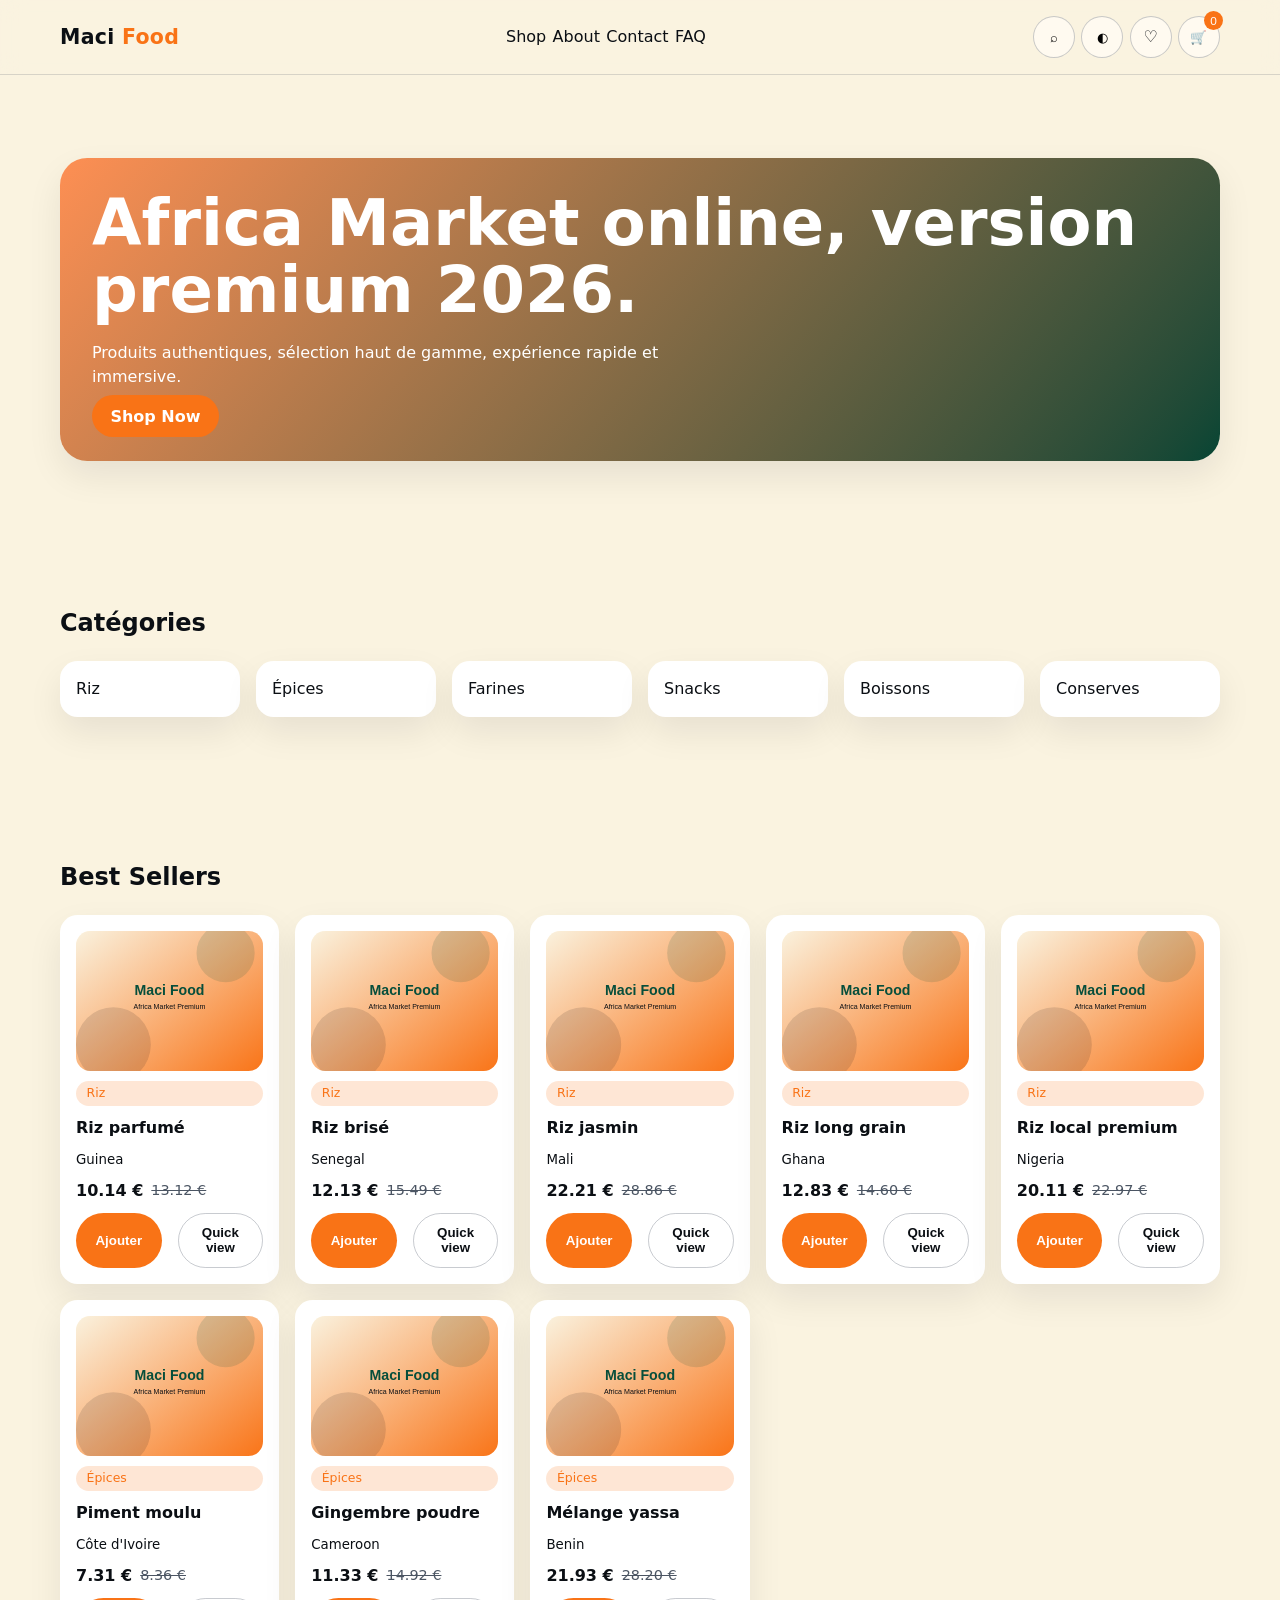
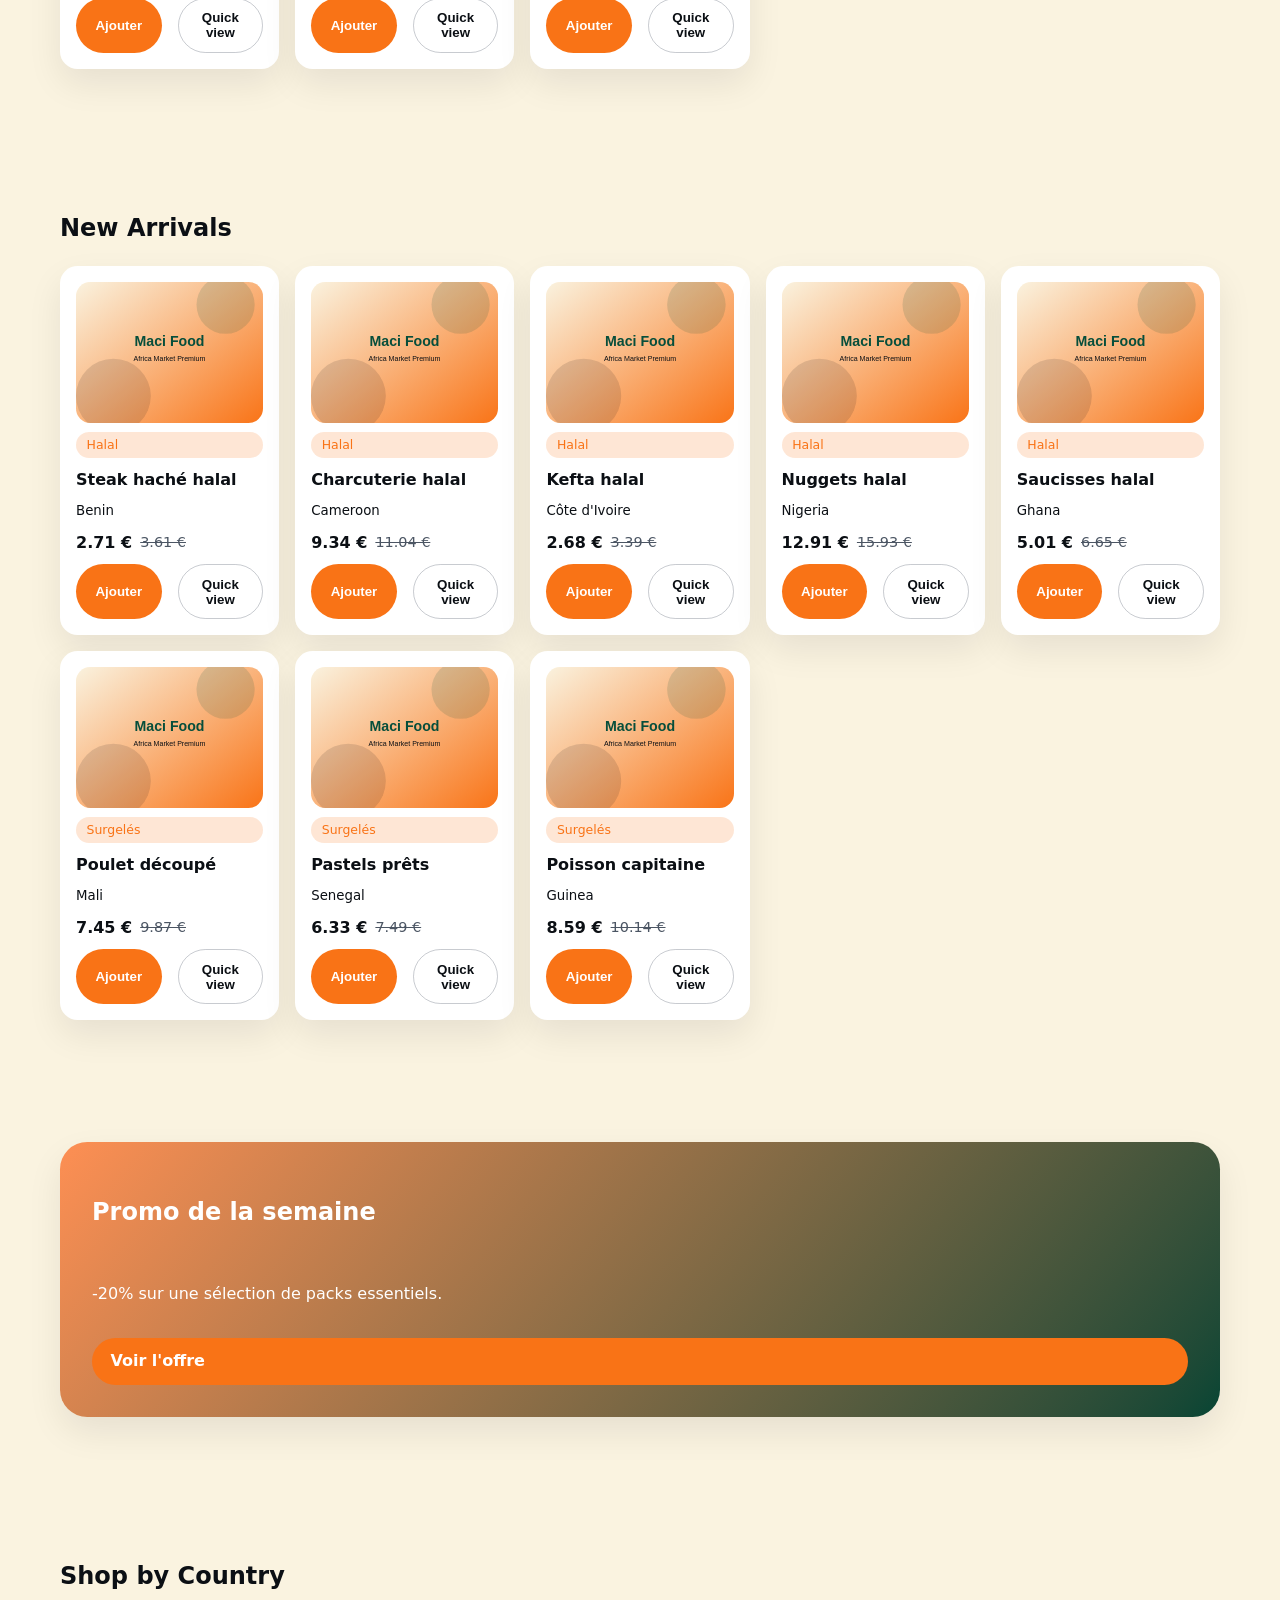
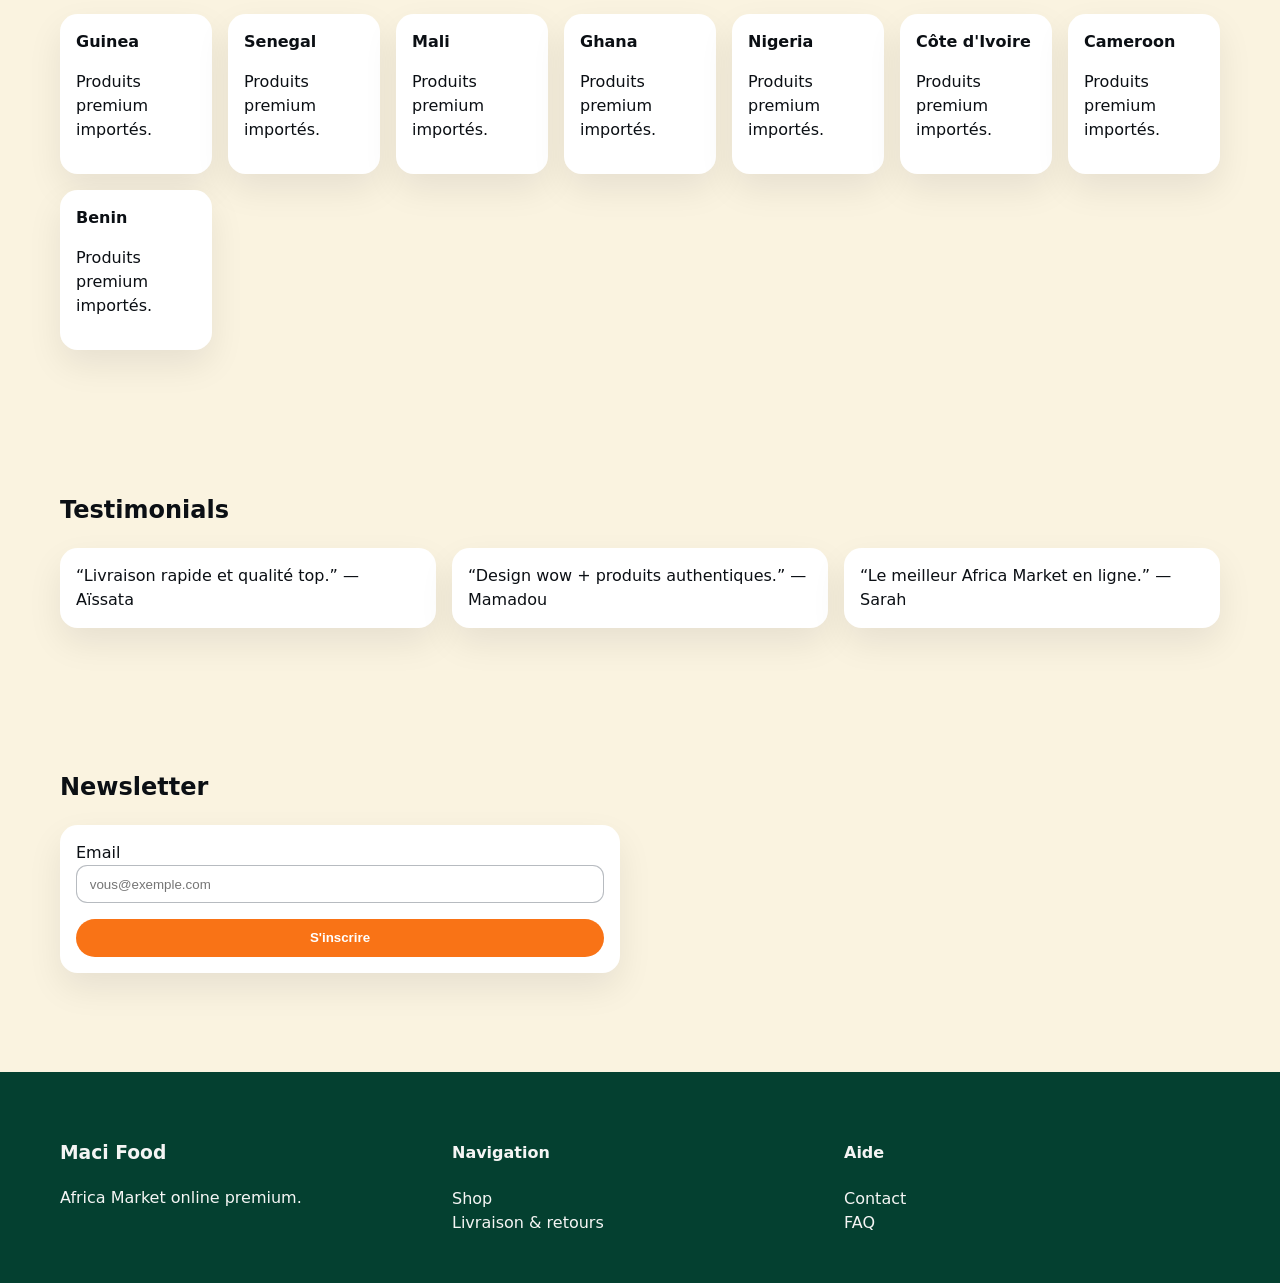
<file: index.html>
<!doctype html><html lang="fr"><head>
<meta charset="UTF-8"><meta name="viewport" content="width=device-width, initial-scale=1.0">
<title>Maci Food — Africa Market Premium</title>
<meta name="description" content="Maci Food, votre e-commerce Africa Market premium.">
<meta property="og:title" content="Maci Food"><meta property="og:description" content="Africa Market online premium.">
<link rel="stylesheet" href="css/styles.css"></head><body>
<header class="topbar"><div class="container nav"><a class="brand" href="index.html">Maci <span>Food</span></a><nav class="nav-links"><a href="shop.html">Shop</a><a href="about.html">About</a><a href="contact.html">Contact</a><a href="faq.html">FAQ</a></nav><div class="nav-actions"><button class="icon-btn" data-open-search aria-label="Rechercher">⌕</button><button class="icon-btn" data-theme-toggle aria-label="Basculer le thème">◐</button><a class="icon-btn" href="#" aria-label="Wishlist">♡</a><button class="icon-btn badge" data-open-cart data-cart-count data-count="0" aria-label="Panier">🛒</button></div></div></header>
<main>
<section class="hero container"><div class="hero-wrap"><h1>Africa Market online, version premium 2026.</h1><p>Produits authentiques, sélection haut de gamme, expérience rapide et immersive.</p><div><a class="btn btn-primary" href="shop.html">Shop Now</a></div></div></section>
<section class="section container"><h2>Catégories</h2><div class="grid category-grid"><a class="card" href="shop.html">Riz</a><a class="card" href="shop.html">Épices</a><a class="card" href="shop.html">Farines</a><a class="card" href="shop.html">Snacks</a><a class="card" href="shop.html">Boissons</a><a class="card" href="shop.html">Conserves</a></div></section>
<section class="section container"><h2>Best Sellers</h2><div id="bestSellers" class="grid product-grid"></div></section>
<section class="section container"><h2>New Arrivals</h2><div id="newArrivals" class="grid product-grid"></div></section>
<section class="section container"><div class="hero-wrap"><h2>Promo de la semaine</h2><p>-20% sur une sélection de packs essentiels.</p><a class="btn btn-primary" href="shop.html">Voir l'offre</a></div></section>
<section class="section container"><h2>Shop by Country</h2><div id="countryGrid" class="grid category-grid"></div></section>
<section class="section container"><h2>Testimonials</h2><div class="grid category-grid"><article class="card">“Livraison rapide et qualité top.” — Aïssata</article><article class="card">“Design wow + produits authentiques.” — Mamadou</article><article class="card">“Le meilleur Africa Market en ligne.” — Sarah</article></div></section>
<section class="section container"><h2>Newsletter</h2><form class="card grid" style="max-width:560px"><label>Email<input type="email" required placeholder="vous@exemple.com"></label><button class="btn btn-primary">S'inscrire</button></form></section>
</main>
<footer class="footer"><div class="container footer-grid"><div><h3>Maci Food</h3><p>Africa Market online premium.</p></div><div><h4>Navigation</h4><a href="shop.html">Shop</a><br><a href="shipping-returns.html">Livraison & retours</a></div><div><h4>Aide</h4><a href="contact.html">Contact</a><br><a href="faq.html">FAQ</a></div></div></footer>
<div id="cartDrawer" class="drawer" aria-hidden="true"><div class="overlay" data-close-layer></div><aside class="panel"><h3>Panier</h3><div id="drawerItems"></div><p>Total: <strong id="drawerTotal">0€</strong></p><a class="btn btn-primary" href="cart.html">Voir le panier</a></aside></div>
<div id="quickView" class="modal"><div class="overlay" data-close-layer></div><div class="modal-card"><button class="btn btn-ghost" data-close-layer>Fermer</button><div id="quickViewBody"></div></div></div>
<div id="searchModal" class="search-overlay"><div class="overlay" data-close-layer></div><div class="modal-card"><input id="searchInput" placeholder="Rechercher (Ctrl+K)" aria-label="Recherche"><div id="searchResults" style="margin-top:1rem"></div></div></div>
<div id="toastWrap" class="toast-wrap" aria-live="polite"></div>
<script type="module" src="js/pages/home.js"></script>
</body></html>
</file>
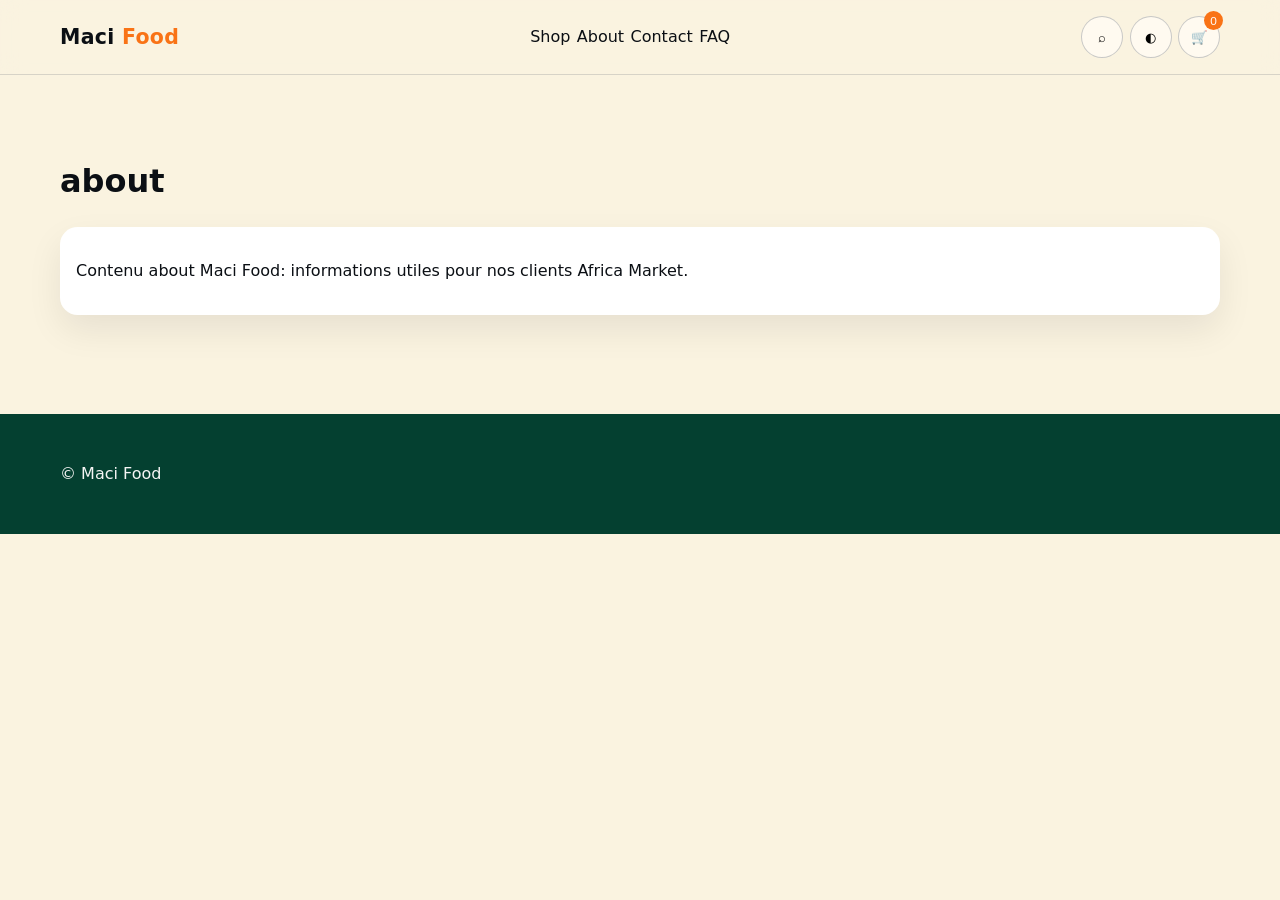
<file: about.html>
<!doctype html><html lang="fr"><head><meta charset="UTF-8"><meta name="viewport" content="width=device-width, initial-scale=1.0"><title>about | Maci Food</title><link rel="stylesheet" href="css/styles.css"></head><body>
<header class="topbar"><div class="container nav"><a class="brand" href="index.html">Maci <span>Food</span></a><nav class="nav-links"><a href="shop.html">Shop</a><a href="about.html">About</a><a href="contact.html">Contact</a><a href="faq.html">FAQ</a></nav><div class="nav-actions"><button class="icon-btn" data-open-search>⌕</button><button class="icon-btn" data-theme-toggle>◐</button><button class="icon-btn badge" data-open-cart data-cart-count data-count="0">🛒</button></div></div></header>
<main class="container section"><h1>about</h1><article class="card"><p>Contenu about Maci Food: informations utiles pour nos clients Africa Market.</p></article></main>
<footer class="footer"><div class="container">© Maci Food</div></footer>
<div id="cartDrawer" class="drawer"><div class="overlay" data-close-layer></div><aside class="panel"><h3>Panier</h3><div id="drawerItems"></div><p>Total: <strong id="drawerTotal"></strong></p><a href="cart.html" class="btn btn-primary">Panier</a></aside></div><div id="quickView" class="modal"><div class="overlay" data-close-layer></div><div class="modal-card"><button class="btn btn-ghost" data-close-layer>Fermer</button><div id="quickViewBody"></div></div></div><div id="searchModal" class="search-overlay"><div class="overlay" data-close-layer></div><div class="modal-card"><input id="searchInput"><div id="searchResults"></div></div></div><div id="toastWrap" class="toast-wrap"></div>
<script type="module">import {initApp} from './js/app.js'; initApp();</script>
</body></html>
</file>
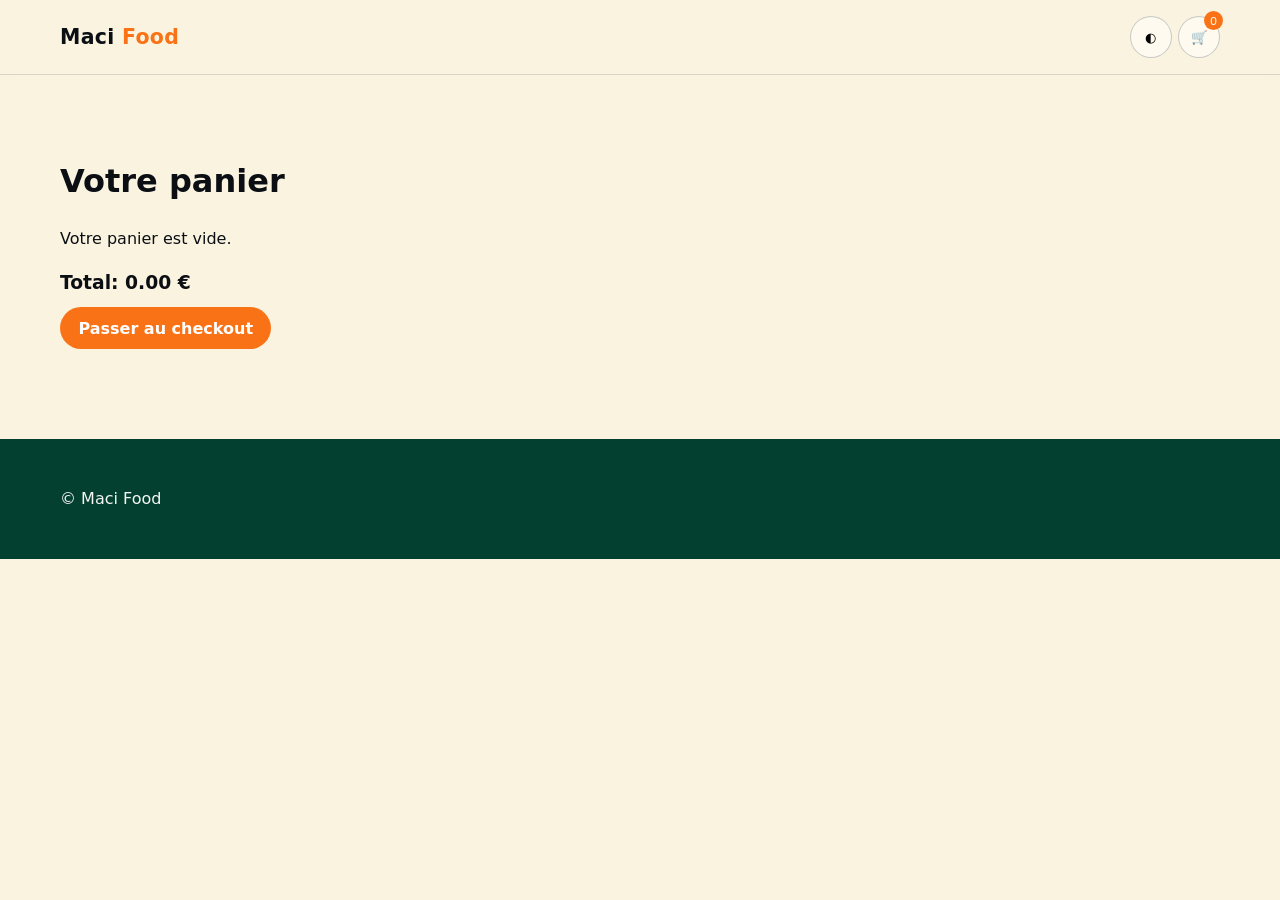
<file: cart.html>
<!doctype html><html lang="fr"><head><meta charset="UTF-8"><meta name="viewport" content="width=device-width, initial-scale=1.0"><title>Panier | Maci Food</title><link rel="stylesheet" href="css/styles.css"></head><body>
<header class="topbar"><div class="container nav"><a class="brand" href="index.html">Maci <span>Food</span></a><div class="nav-actions"><button class="icon-btn" data-theme-toggle>◐</button><button class="icon-btn badge" data-open-cart data-cart-count data-count="0">🛒</button></div></div></header>
<main class="container section"><h1>Votre panier</h1><div id="cartRows"></div><h3>Total: <span id="cartTotal">0€</span></h3><a class="btn btn-primary" href="checkout.html">Passer au checkout</a></main>
<footer class="footer"><div class="container">© Maci Food</div></footer>
<div id="cartDrawer" class="drawer"><div class="overlay" data-close-layer></div><aside class="panel"><h3>Panier</h3><div id="drawerItems"></div><p>Total: <strong id="drawerTotal"></strong></p></aside></div><div id="quickView" class="modal"><div class="overlay" data-close-layer></div><div class="modal-card"><button class="btn btn-ghost" data-close-layer>Fermer</button><div id="quickViewBody"></div></div></div><div id="searchModal" class="search-overlay"><div class="overlay" data-close-layer></div><div class="modal-card"><input id="searchInput"><div id="searchResults"></div></div></div><div id="toastWrap" class="toast-wrap"></div>
<script type="module" src="js/pages/cart.js"></script></body></html>
</file>
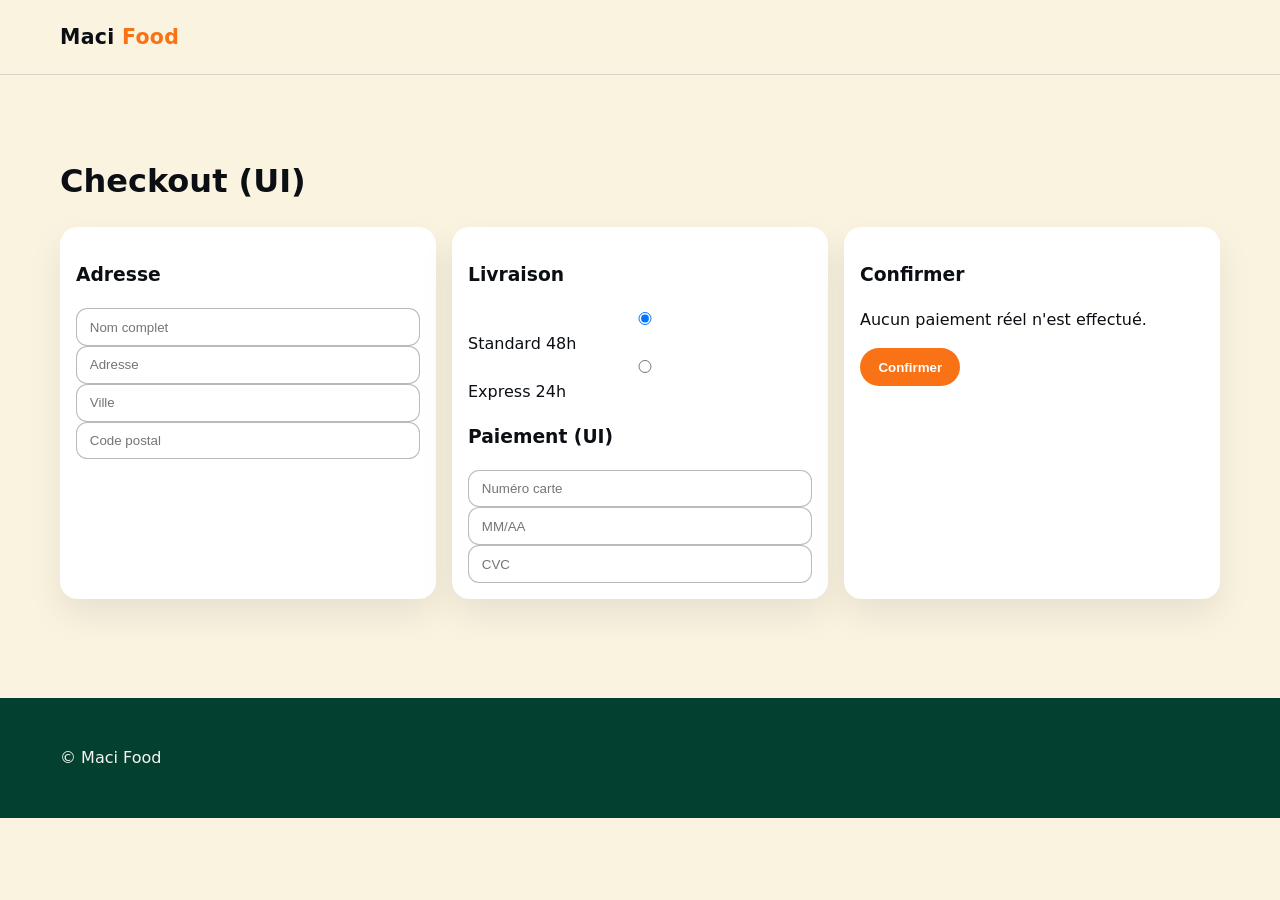
<file: checkout.html>
<!doctype html><html lang="fr"><head><meta charset="UTF-8"><meta name="viewport" content="width=device-width, initial-scale=1.0"><title>Checkout | Maci Food</title><link rel="stylesheet" href="css/styles.css"></head><body>
<header class="topbar"><div class="container nav"><a class="brand" href="index.html">Maci <span>Food</span></a></div></header>
<main class="container section"><h1>Checkout (UI)</h1><form id="checkoutForm" class="grid" style="grid-template-columns:repeat(auto-fit,minmax(260px,1fr));gap:1rem"><section class="card"><h3>Adresse</h3><input required placeholder="Nom complet"><input required placeholder="Adresse"><input required placeholder="Ville"><input required placeholder="Code postal"></section><section class="card"><h3>Livraison</h3><label><input type="radio" name="ship" checked> Standard 48h</label><label><input type="radio" name="ship"> Express 24h</label><h3>Paiement (UI)</h3><input placeholder="Numéro carte"><input placeholder="MM/AA"><input placeholder="CVC"></section><section class="card"><h3>Confirmer</h3><p>Aucun paiement réel n'est effectué.</p><button class="btn btn-primary">Confirmer</button><p id="confirmation" hidden>✅ Commande simulée confirmée !</p></section></form></main>
<footer class="footer"><div class="container">© Maci Food</div></footer>
<div id="cartDrawer" class="drawer"><div class="overlay" data-close-layer></div><aside class="panel"><h3>Panier</h3><div id="drawerItems"></div><p>Total: <strong id="drawerTotal"></strong></p></aside></div><div id="quickView" class="modal"><div class="overlay" data-close-layer></div><div class="modal-card"><button class="btn btn-ghost" data-close-layer>Fermer</button><div id="quickViewBody"></div></div></div><div id="searchModal" class="search-overlay"><div class="overlay" data-close-layer></div><div class="modal-card"><input id="searchInput"><div id="searchResults"></div></div></div><div id="toastWrap" class="toast-wrap"></div>
<script type="module" src="js/pages/checkout.js"></script></body></html>
</file>
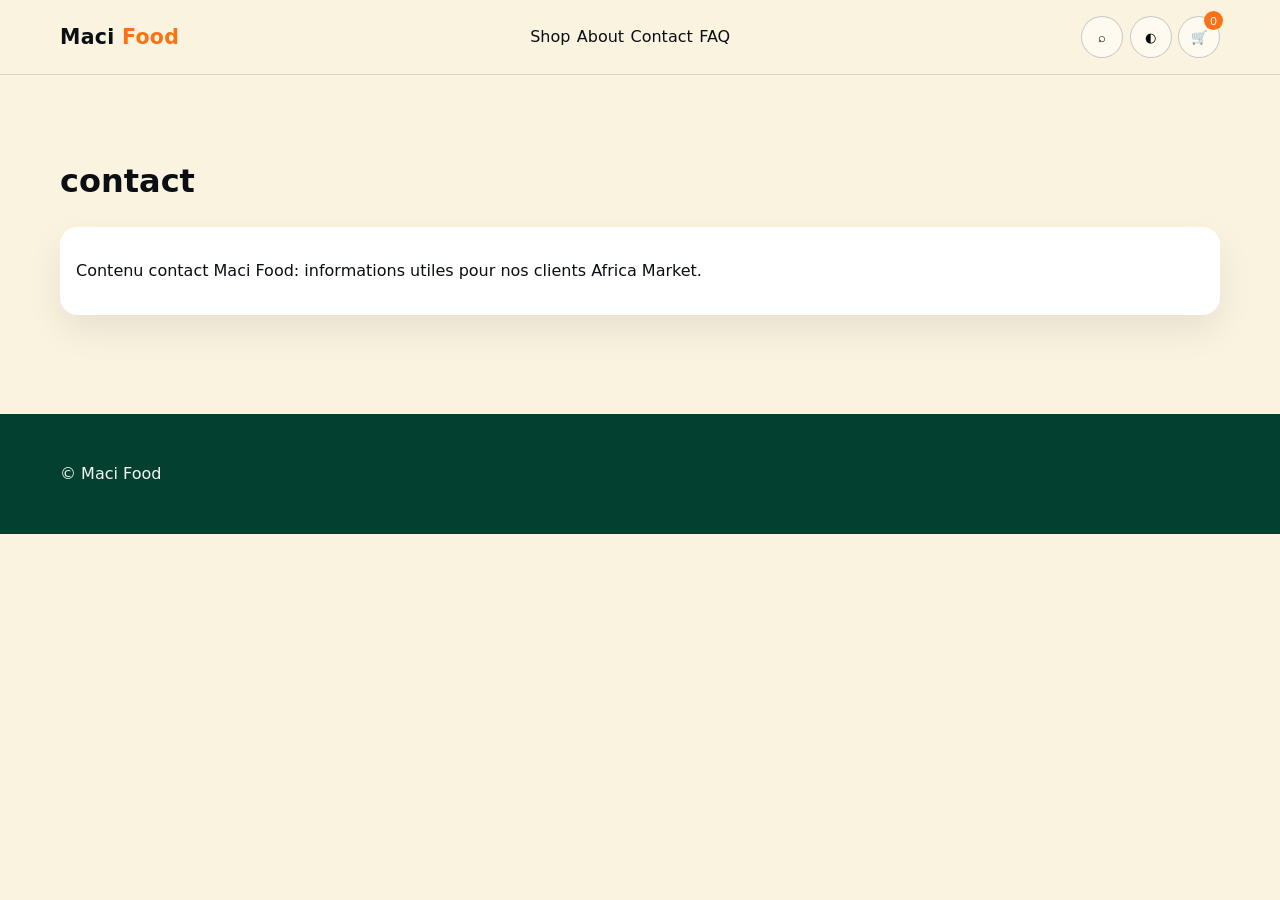
<file: contact.html>
<!doctype html><html lang="fr"><head><meta charset="UTF-8"><meta name="viewport" content="width=device-width, initial-scale=1.0"><title>contact | Maci Food</title><link rel="stylesheet" href="css/styles.css"></head><body>
<header class="topbar"><div class="container nav"><a class="brand" href="index.html">Maci <span>Food</span></a><nav class="nav-links"><a href="shop.html">Shop</a><a href="about.html">About</a><a href="contact.html">Contact</a><a href="faq.html">FAQ</a></nav><div class="nav-actions"><button class="icon-btn" data-open-search>⌕</button><button class="icon-btn" data-theme-toggle>◐</button><button class="icon-btn badge" data-open-cart data-cart-count data-count="0">🛒</button></div></div></header>
<main class="container section"><h1>contact</h1><article class="card"><p>Contenu contact Maci Food: informations utiles pour nos clients Africa Market.</p></article></main>
<footer class="footer"><div class="container">© Maci Food</div></footer>
<div id="cartDrawer" class="drawer"><div class="overlay" data-close-layer></div><aside class="panel"><h3>Panier</h3><div id="drawerItems"></div><p>Total: <strong id="drawerTotal"></strong></p><a href="cart.html" class="btn btn-primary">Panier</a></aside></div><div id="quickView" class="modal"><div class="overlay" data-close-layer></div><div class="modal-card"><button class="btn btn-ghost" data-close-layer>Fermer</button><div id="quickViewBody"></div></div></div><div id="searchModal" class="search-overlay"><div class="overlay" data-close-layer></div><div class="modal-card"><input id="searchInput"><div id="searchResults"></div></div></div><div id="toastWrap" class="toast-wrap"></div>
<script type="module">import {initApp} from './js/app.js'; initApp();</script>
</body></html>
</file>
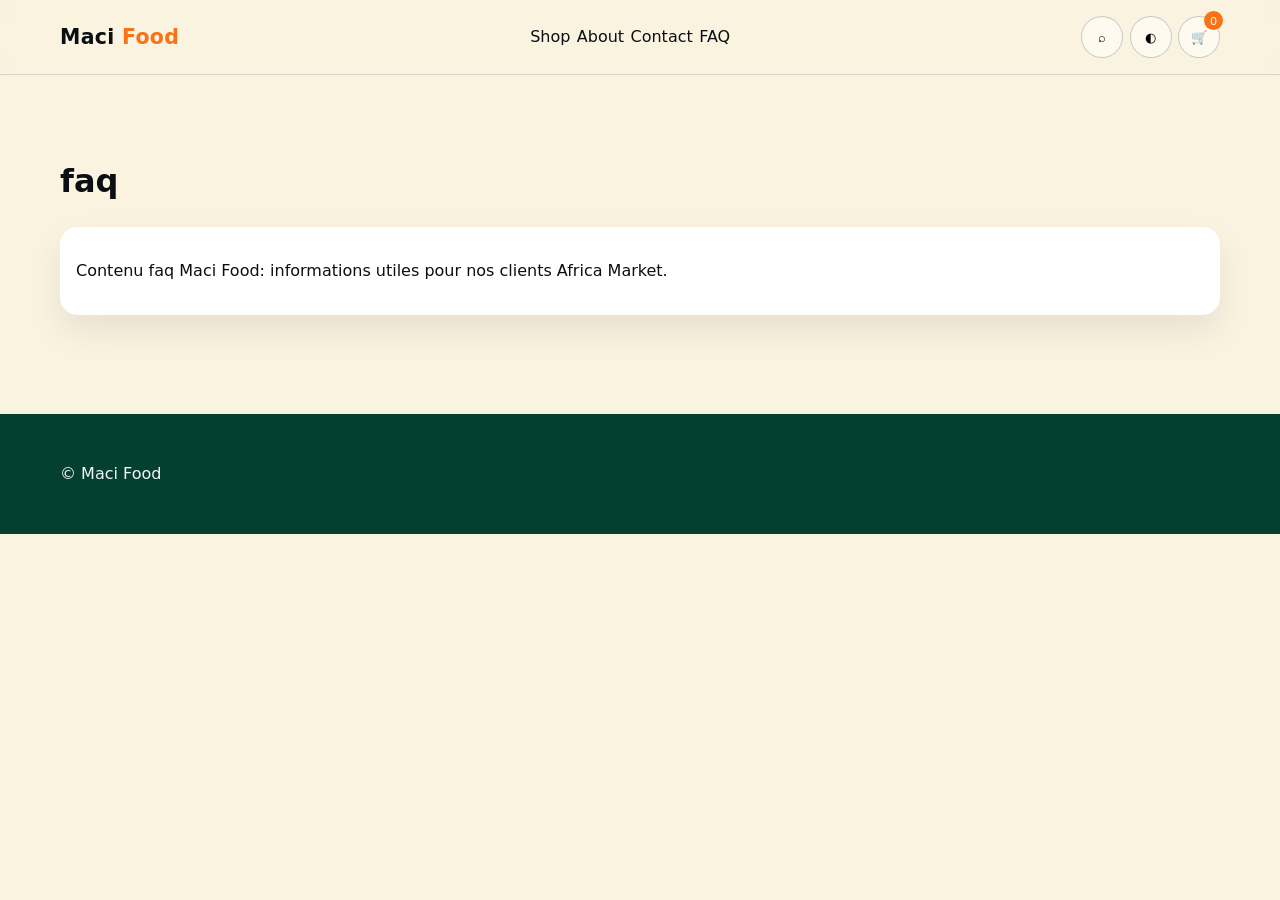
<file: faq.html>
<!doctype html><html lang="fr"><head><meta charset="UTF-8"><meta name="viewport" content="width=device-width, initial-scale=1.0"><title>faq | Maci Food</title><link rel="stylesheet" href="css/styles.css"></head><body>
<header class="topbar"><div class="container nav"><a class="brand" href="index.html">Maci <span>Food</span></a><nav class="nav-links"><a href="shop.html">Shop</a><a href="about.html">About</a><a href="contact.html">Contact</a><a href="faq.html">FAQ</a></nav><div class="nav-actions"><button class="icon-btn" data-open-search>⌕</button><button class="icon-btn" data-theme-toggle>◐</button><button class="icon-btn badge" data-open-cart data-cart-count data-count="0">🛒</button></div></div></header>
<main class="container section"><h1>faq</h1><article class="card"><p>Contenu faq Maci Food: informations utiles pour nos clients Africa Market.</p></article></main>
<footer class="footer"><div class="container">© Maci Food</div></footer>
<div id="cartDrawer" class="drawer"><div class="overlay" data-close-layer></div><aside class="panel"><h3>Panier</h3><div id="drawerItems"></div><p>Total: <strong id="drawerTotal"></strong></p><a href="cart.html" class="btn btn-primary">Panier</a></aside></div><div id="quickView" class="modal"><div class="overlay" data-close-layer></div><div class="modal-card"><button class="btn btn-ghost" data-close-layer>Fermer</button><div id="quickViewBody"></div></div></div><div id="searchModal" class="search-overlay"><div class="overlay" data-close-layer></div><div class="modal-card"><input id="searchInput"><div id="searchResults"></div></div></div><div id="toastWrap" class="toast-wrap"></div>
<script type="module">import {initApp} from './js/app.js'; initApp();</script>
</body></html>
</file>
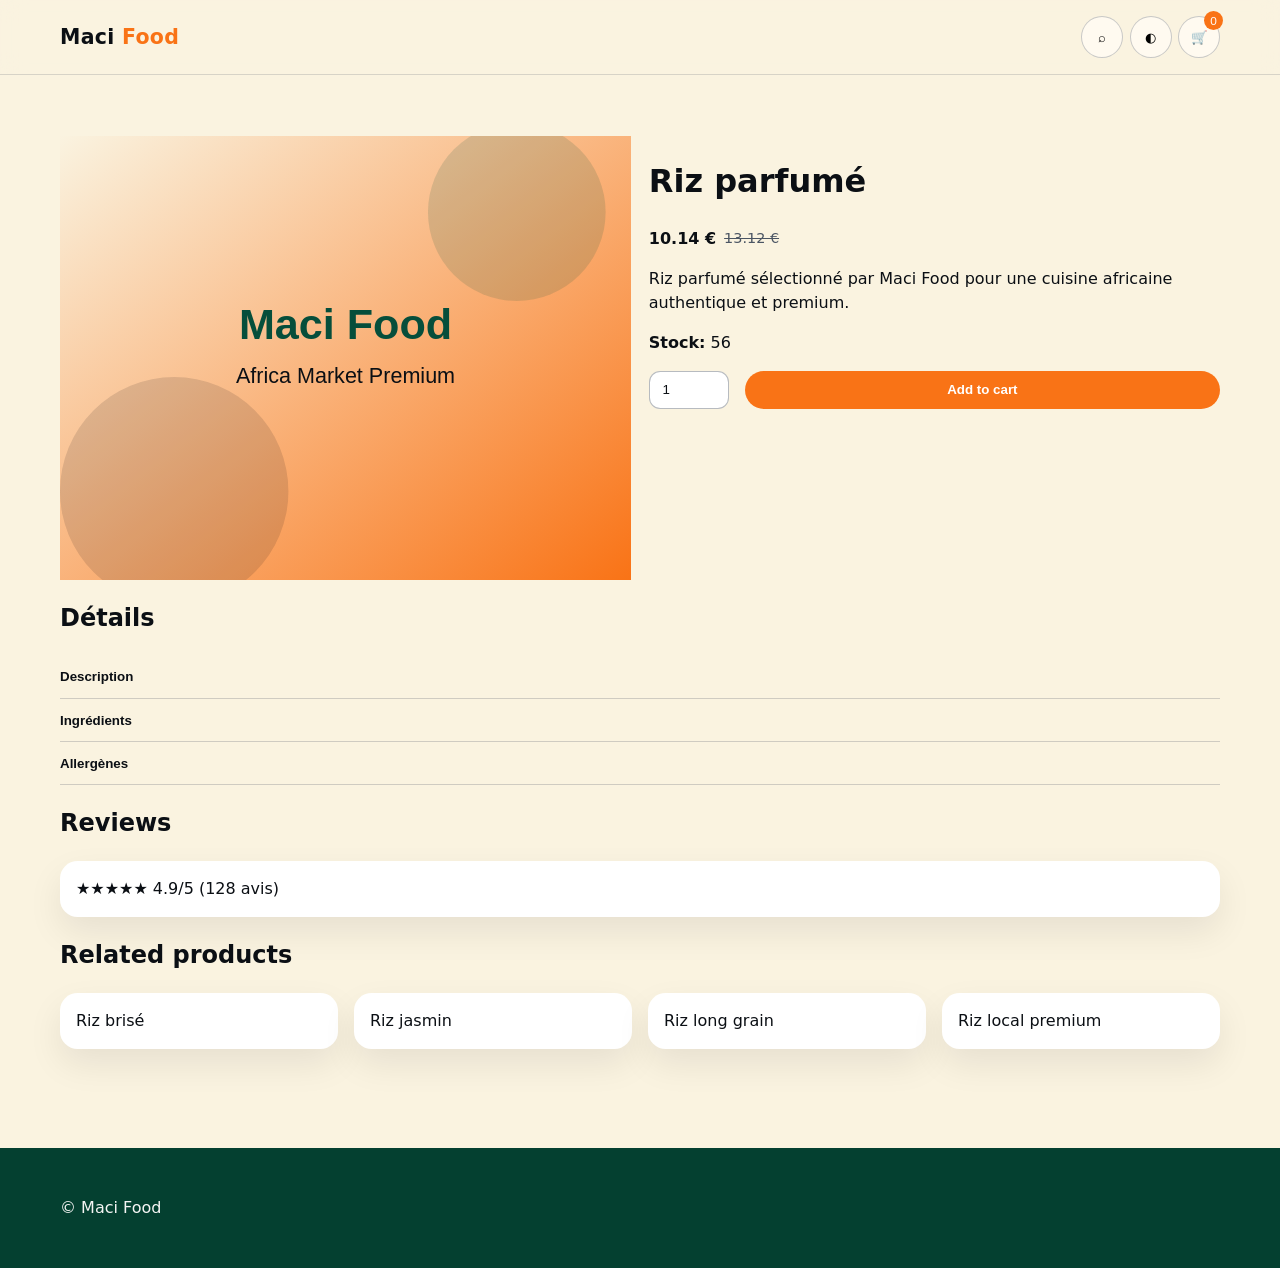
<file: product.html>
<!doctype html><html lang="fr"><head><meta charset="UTF-8"><meta name="viewport" content="width=device-width, initial-scale=1.0"><title>Produit | Maci Food</title><link rel="stylesheet" href="css/styles.css"></head><body>
<header class="topbar"><div class="container nav"><a class="brand" href="index.html">Maci <span>Food</span></a><div class="nav-actions"><button class="icon-btn" data-open-search>⌕</button><button class="icon-btn" data-theme-toggle>◐</button><button class="icon-btn badge" data-open-cart data-cart-count data-count="0">🛒</button></div></div></header>
<main class="container section"><div id="productView"></div><h2>Détails</h2><div id="acc"></div><h2>Reviews</h2><div class="card">★★★★★ 4.9/5 (128 avis)</div><h2>Related products</h2><div id="related" class="grid category-grid"></div></main>
<footer class="footer"><div class="container">© Maci Food</div></footer>
<div id="cartDrawer" class="drawer"><div class="overlay" data-close-layer></div><aside class="panel"><h3>Panier</h3><div id="drawerItems"></div><p>Total: <strong id="drawerTotal"></strong></p><a href="cart.html" class="btn btn-primary">Voir panier</a></aside></div><div id="quickView" class="modal"><div class="overlay" data-close-layer></div><div class="modal-card"><button class="btn btn-ghost" data-close-layer>Fermer</button><div id="quickViewBody"></div></div></div><div id="searchModal" class="search-overlay"><div class="overlay" data-close-layer></div><div class="modal-card"><input id="searchInput"><div id="searchResults"></div></div></div><div id="toastWrap" class="toast-wrap"></div>
<script type="module" src="js/pages/product.js"></script></body></html>
</file>
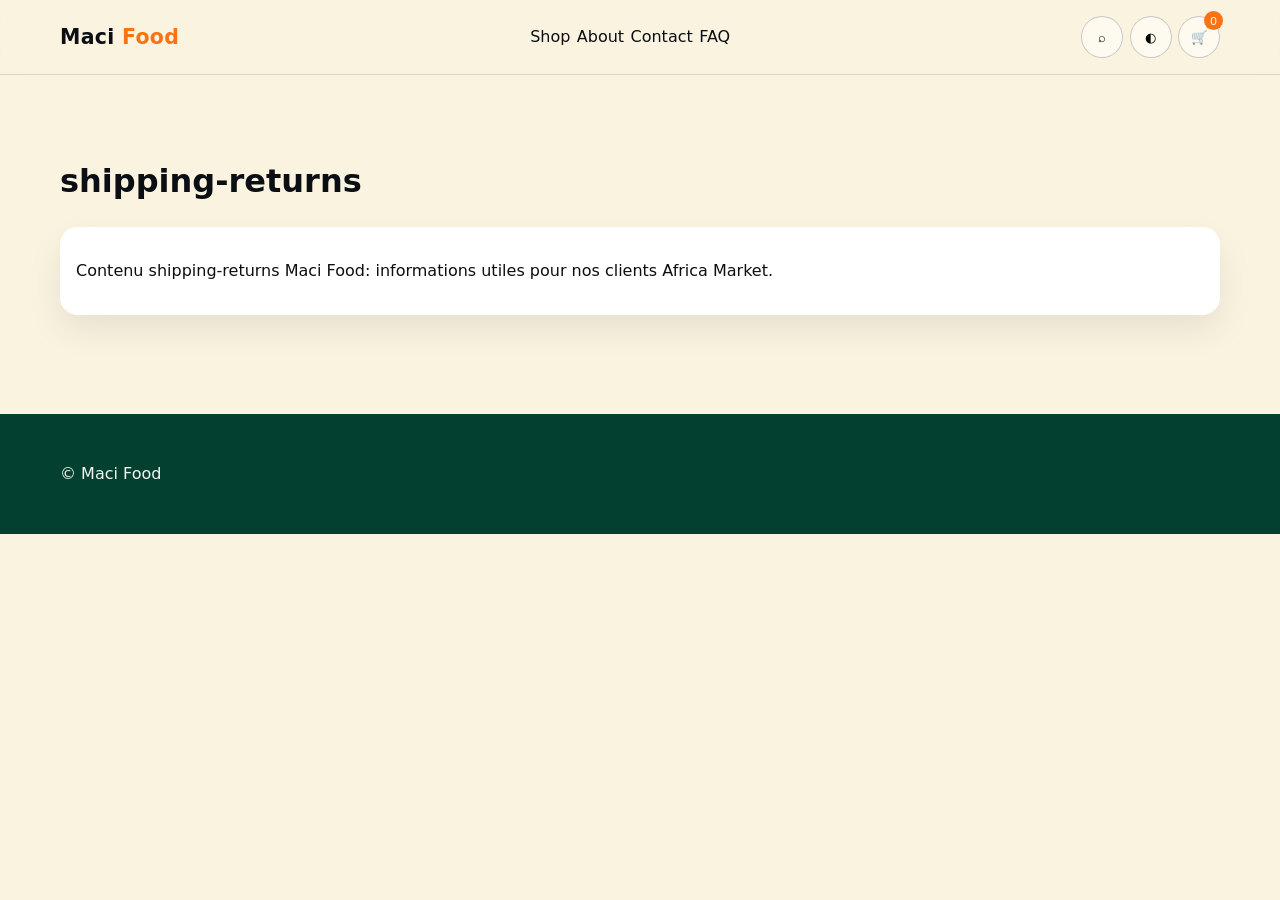
<file: shipping-returns.html>
<!doctype html><html lang="fr"><head><meta charset="UTF-8"><meta name="viewport" content="width=device-width, initial-scale=1.0"><title>shipping-returns | Maci Food</title><link rel="stylesheet" href="css/styles.css"></head><body>
<header class="topbar"><div class="container nav"><a class="brand" href="index.html">Maci <span>Food</span></a><nav class="nav-links"><a href="shop.html">Shop</a><a href="about.html">About</a><a href="contact.html">Contact</a><a href="faq.html">FAQ</a></nav><div class="nav-actions"><button class="icon-btn" data-open-search>⌕</button><button class="icon-btn" data-theme-toggle>◐</button><button class="icon-btn badge" data-open-cart data-cart-count data-count="0">🛒</button></div></div></header>
<main class="container section"><h1>shipping-returns</h1><article class="card"><p>Contenu shipping-returns Maci Food: informations utiles pour nos clients Africa Market.</p></article></main>
<footer class="footer"><div class="container">© Maci Food</div></footer>
<div id="cartDrawer" class="drawer"><div class="overlay" data-close-layer></div><aside class="panel"><h3>Panier</h3><div id="drawerItems"></div><p>Total: <strong id="drawerTotal"></strong></p><a href="cart.html" class="btn btn-primary">Panier</a></aside></div><div id="quickView" class="modal"><div class="overlay" data-close-layer></div><div class="modal-card"><button class="btn btn-ghost" data-close-layer>Fermer</button><div id="quickViewBody"></div></div></div><div id="searchModal" class="search-overlay"><div class="overlay" data-close-layer></div><div class="modal-card"><input id="searchInput"><div id="searchResults"></div></div></div><div id="toastWrap" class="toast-wrap"></div>
<script type="module">import {initApp} from './js/app.js'; initApp();</script>
</body></html>
</file>
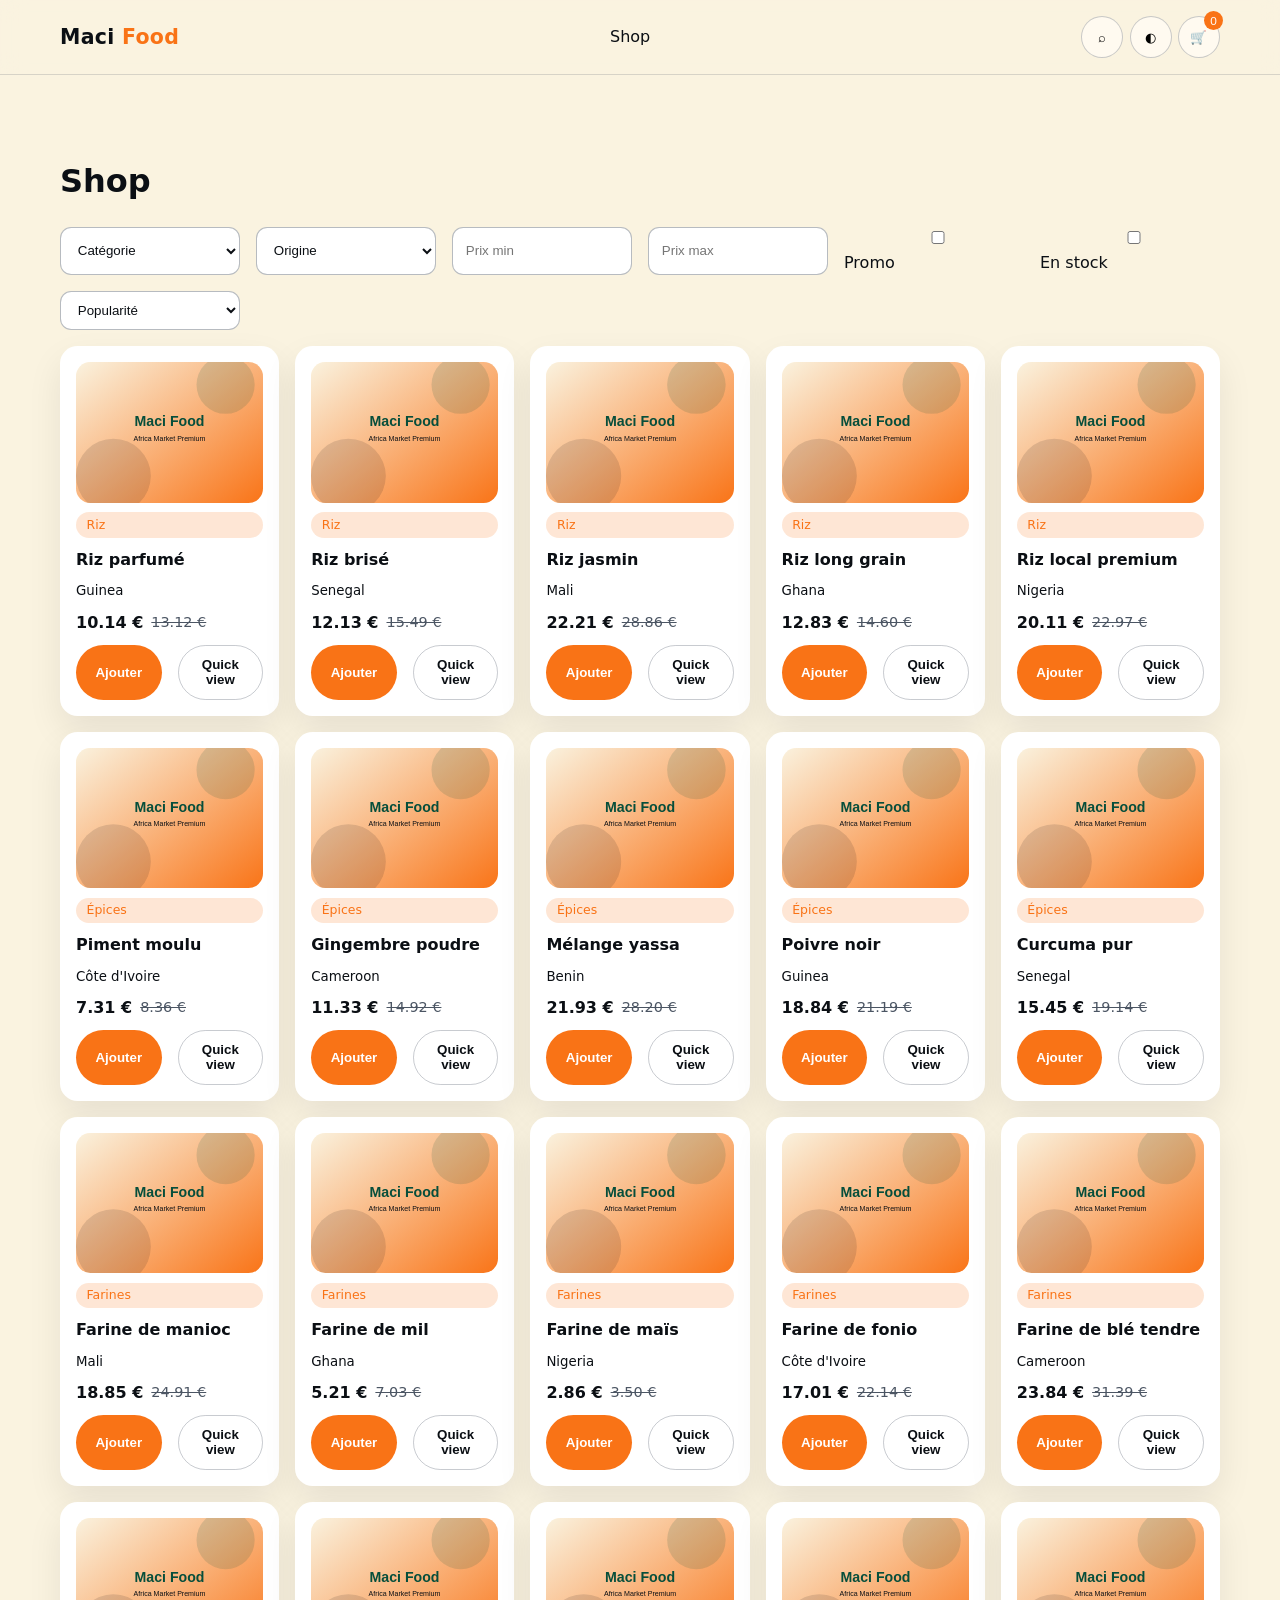
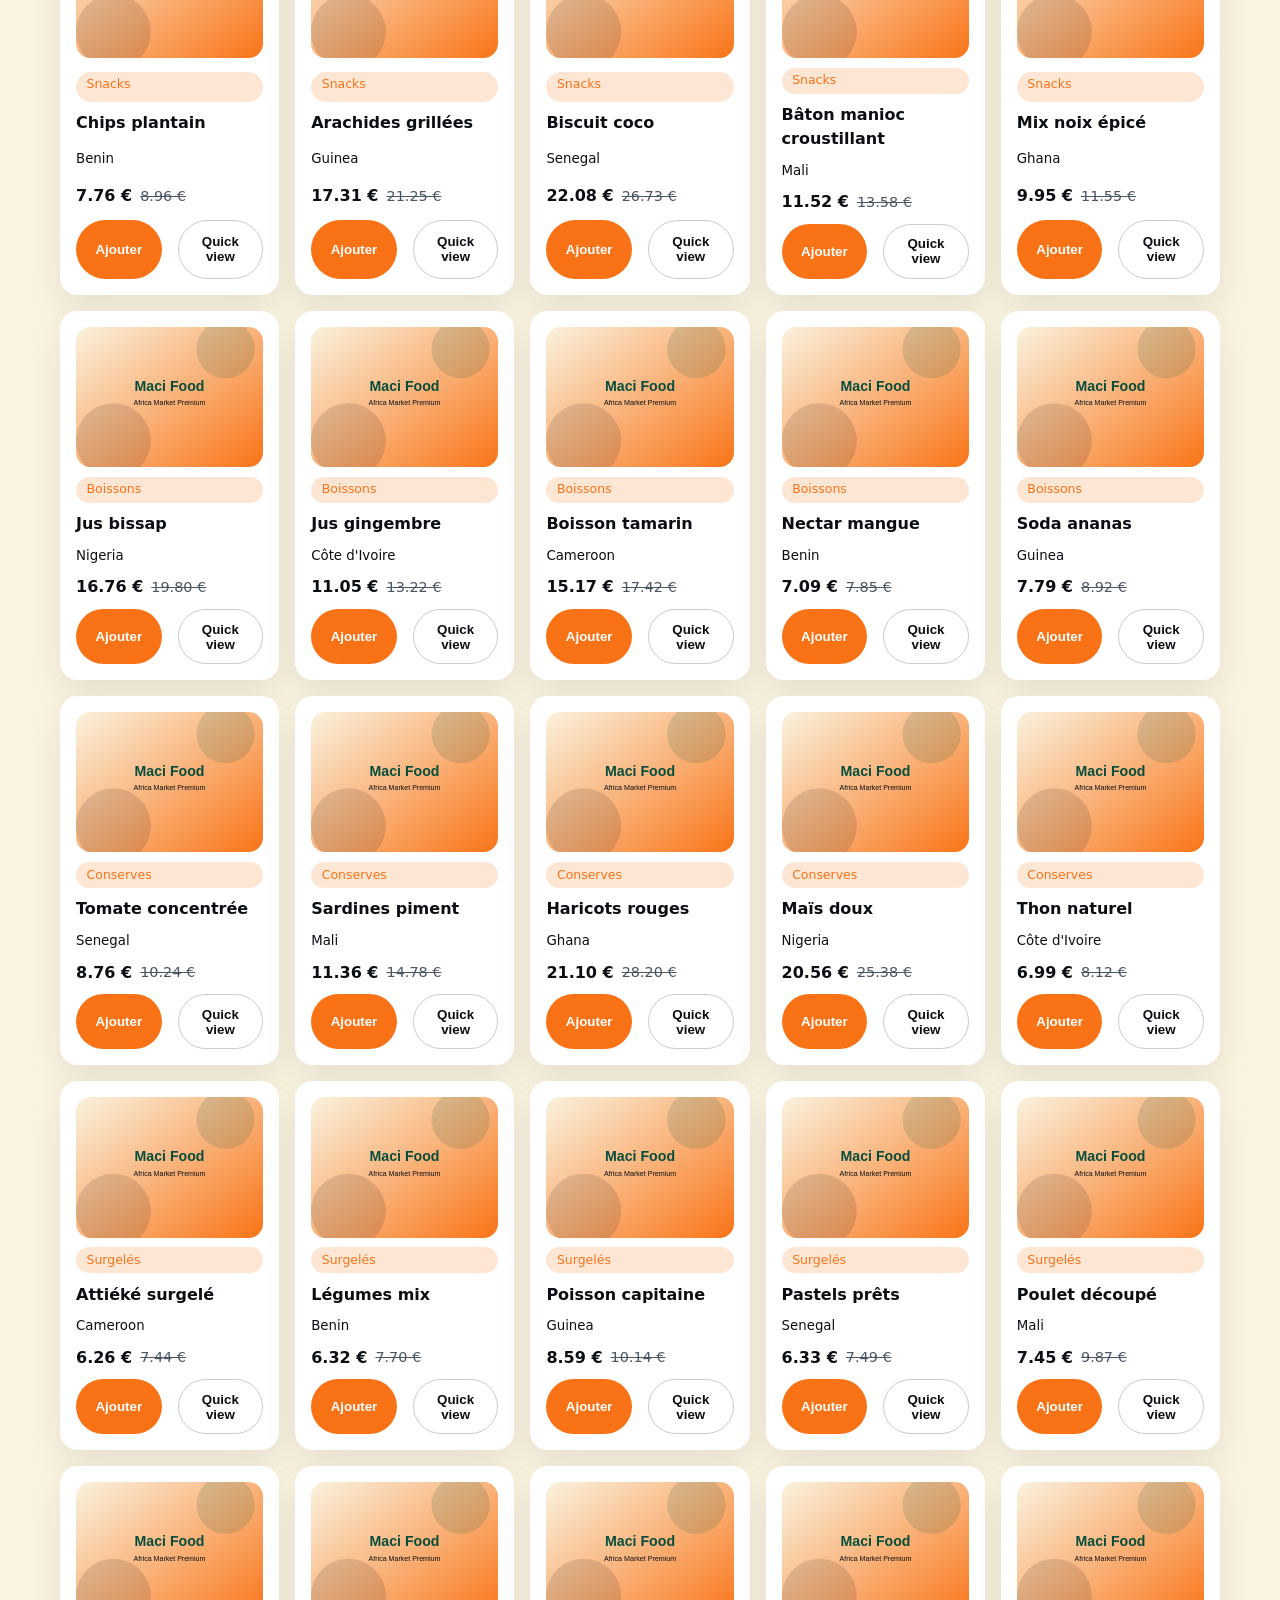
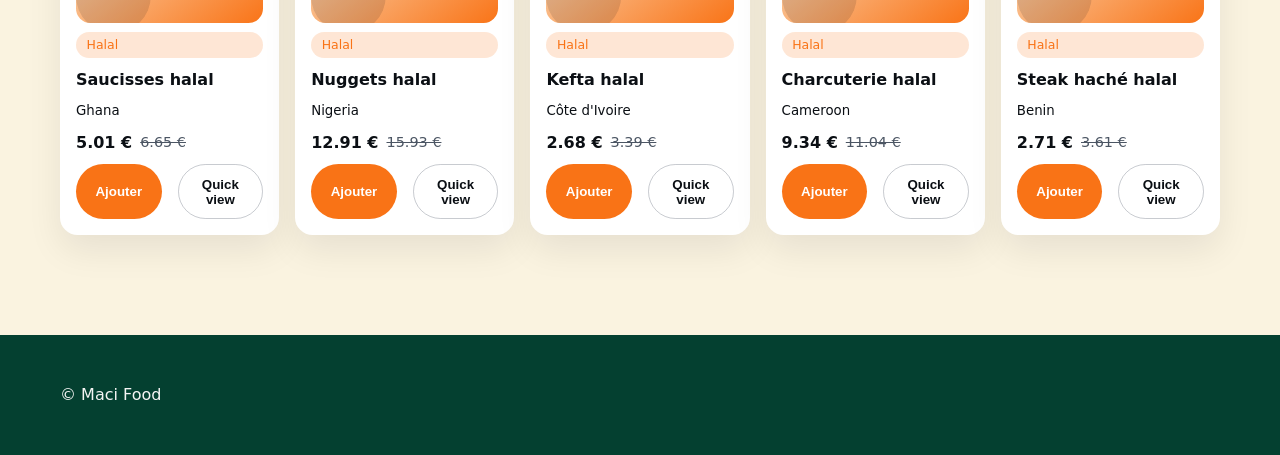
<file: shop.html>
<!doctype html><html lang="fr"><head><meta charset="UTF-8"><meta name="viewport" content="width=device-width, initial-scale=1.0"><title>Shop | Maci Food</title><link rel="stylesheet" href="css/styles.css"></head><body>
<header class="topbar"><div class="container nav"><a class="brand" href="index.html">Maci <span>Food</span></a><nav class="nav-links"><a href="shop.html">Shop</a></nav><div class="nav-actions"><button class="icon-btn" data-open-search>⌕</button><button class="icon-btn" data-theme-toggle>◐</button><button class="icon-btn badge" data-open-cart data-cart-count data-count="0">🛒</button></div></div></header>
<main class="container section"><h1>Shop</h1><div class="grid" style="grid-template-columns:repeat(auto-fit,minmax(160px,1fr));margin-bottom:1rem"><select id="fCat"><option value="">Catégorie</option></select><select id="fOrigin"><option value="">Origine</option></select><input id="fMin" type="number" placeholder="Prix min"><input id="fMax" type="number" placeholder="Prix max"><label><input id="fPromo" type="checkbox"> Promo</label><label><input id="fStock" type="checkbox"> En stock</label><select id="sortBy"><option value="popular">Popularité</option><option value="new">Nouveau</option><option value="price-asc">Prix ↑</option><option value="price-desc">Prix ↓</option></select></div><div id="shopGrid" class="grid product-grid"><div class="skeleton"></div><div class="skeleton"></div><div class="skeleton"></div></div></main>
<footer class="footer"><div class="container">© Maci Food</div></footer>
<div id="cartDrawer" class="drawer"><div class="overlay" data-close-layer></div><aside class="panel"><h3>Panier</h3><div id="drawerItems"></div><p>Total: <strong id="drawerTotal"></strong></p><a href="cart.html" class="btn btn-primary">Checkout</a></aside></div><div id="quickView" class="modal"><div class="overlay" data-close-layer></div><div class="modal-card"><button class="btn btn-ghost" data-close-layer>Fermer</button><div id="quickViewBody"></div></div></div><div id="searchModal" class="search-overlay"><div class="overlay" data-close-layer></div><div class="modal-card"><input id="searchInput"><div id="searchResults"></div></div></div><div id="toastWrap" class="toast-wrap"></div>
<script type="module" src="js/pages/shop.js"></script></body></html>
</file>
<file: css/styles.css>
:root {
  --bg: #faf3e0;
  --surface: #fffaf0;
  --surface-2: #fff;
  --text: #0b0f14;
  --muted: #4b5563;
  --primary: #f97316;
  --primary-700: #ea580c;
  --secondary: #064e3b;
  --shadow: 0 15px 35px rgba(11, 15, 20, 0.08);
  --radius: 1.1rem;
}
[data-theme="dark"] {
  --bg: #0b0f14;
  --surface: #141a22;
  --surface-2: #1b2430;
  --text: #f7f5ef;
  --muted: #b1bbc9;
  --shadow: 0 14px 38px rgba(0, 0, 0, 0.42);
}
* { box-sizing: border-box; }
html, body { margin: 0; padding: 0; }
body {
  font-family: Inter, system-ui, -apple-system, Segoe UI, sans-serif;
  background: var(--bg);
  color: var(--text);
  line-height: 1.5;
}
a { color: inherit; text-decoration: none; }
img { max-width: 100%; display: block; }
.container { width: min(1160px, 92vw); margin-inline: auto; }
.section { padding: 3.8rem 0; }
.card { background: var(--surface-2); border-radius: var(--radius); box-shadow: var(--shadow); padding: 1rem; }
.btn {
  border: none; border-radius: 999px; padding: .72rem 1.15rem; font-weight: 700; cursor: pointer;
  transition: transform .18s ease, background .25s ease, color .2s ease;
}
.btn:active { transform: scale(.98); }
.btn-primary { background: var(--primary); color: #fff; }
.btn-primary:hover { background: var(--primary-700); }
.btn-ghost { background: transparent; border: 1px solid color-mix(in oklab, var(--muted), transparent 70%); color: var(--text); }
input, select, textarea {
  width: 100%; padding: .65rem .8rem; border-radius: .7rem; border: 1px solid color-mix(in oklab, var(--muted), transparent 60%);
  background: var(--surface-2); color: var(--text);
}
:focus-visible { outline: 3px solid color-mix(in oklab, var(--primary), white 20%); outline-offset: 2px; }
.topbar { position: sticky; top: 0; z-index: 60; backdrop-filter: blur(12px); background: color-mix(in oklab, var(--bg), transparent 15%); border-bottom: 1px solid color-mix(in oklab, var(--muted), transparent 80%); }
.nav { display: flex; align-items: center; justify-content: space-between; min-height: 74px; gap: .8rem; }
.brand { font-size: 1.28rem; font-weight: 900; letter-spacing: .3px; }
.brand span { color: var(--primary); }
.nav-actions, .nav-links { display: flex; align-items: center; gap: .4rem; }
.icon-btn { width: 42px; height: 42px; border-radius: 999px; display: inline-grid; place-content: center; border: 1px solid color-mix(in oklab, var(--muted), transparent 70%); background: var(--surface); }
.badge { position: relative; }
.badge::after { content: attr(data-count); position: absolute; top: -6px; right: -4px; background: var(--primary); color: #fff; width: 19px; height: 19px; border-radius: 50%; font-size: .74rem; display: grid; place-content: center; }
.hero { padding: 5.2rem 0 4rem; display: grid; gap: 1.2rem; }
.hero-wrap { background: linear-gradient(130deg, color-mix(in oklab, var(--primary), white 18%), color-mix(in oklab, var(--secondary), black 8%)); border-radius: calc(var(--radius) + .6rem); padding: 2rem; color: #fff; display: grid; gap: 1rem; box-shadow: var(--shadow); }
.hero h1 { font-size: clamp(2rem, 5vw, 4rem); line-height: 1.05; margin: 0; }
.hero p { margin: 0; max-width: 60ch; }
.grid { display: grid; gap: 1rem; }
.category-grid { grid-template-columns: repeat(auto-fit, minmax(150px, 1fr)); }
.product-grid { grid-template-columns: repeat(auto-fit, minmax(210px, 1fr)); }
.product-card { display: grid; gap: .6rem; }
.product-card img { border-radius: .9rem; aspect-ratio: 4/3; object-fit: cover; background: var(--surface); }
.price-row { display: flex; gap: .5rem; align-items: center; }
.price-old { text-decoration: line-through; color: var(--muted); font-size: .9rem; }
.pill { display: inline-flex; padding: .22rem .66rem; border-radius: 999px; font-size: .78rem; background: color-mix(in oklab, var(--primary), transparent 82%); color: var(--primary); }
.footer { padding: 3rem 0; background: color-mix(in oklab, var(--secondary), black 12%); color: #f5f5f4; margin-top: 2.4rem; }
.footer-grid { display: grid; grid-template-columns: repeat(auto-fit, minmax(180px,1fr)); gap: 1rem; }
.drawer, .modal, .search-overlay { position: fixed; inset: 0; display: none; z-index: 100; }
.overlay { position: absolute; inset: 0; background: rgba(0,0,0,.45); }
.panel { position: absolute; right: 0; top: 0; width: min(420px, 94vw); height: 100%; background: var(--surface-2); padding: 1rem; overflow: auto; }
.modal-card { position: relative; width: min(860px, 94vw); max-height: 90vh; overflow: auto; margin: 4vh auto; background: var(--surface-2); border-radius: 1.2rem; padding: 1rem; }
.search-overlay .modal-card { max-width: 760px; }
.open { display: block; }
.toast-wrap { position: fixed; right: 1rem; bottom: 1rem; z-index: 130; display: grid; gap: .5rem; }
.toast { background: var(--surface-2); color: var(--text); padding: .75rem 1rem; border-left: 4px solid var(--primary); border-radius: .7rem; box-shadow: var(--shadow); }
.skeleton { border-radius: .9rem; min-height: 230px; background: linear-gradient(90deg, color-mix(in oklab, var(--surface), black 5%) 25%, color-mix(in oklab, var(--surface), white 2%) 37%, color-mix(in oklab, var(--surface), black 5%) 63%); background-size: 400% 100%; animation: loading 1.4s infinite; }
@keyframes loading { 0%{background-position:100% 50%}100%{background-position:0 50%} }
.accordion-item { border-bottom: 1px solid color-mix(in oklab, var(--muted), transparent 75%); }
.accordion-trigger { width: 100%; text-align: left; border: none; padding: .85rem 0; background: none; font-weight: 700; color: inherit; }
.accordion-panel { display: none; padding-bottom: .8rem; color: var(--muted); }
.accordion-item.active .accordion-panel { display: block; }
.table-row { display: grid; grid-template-columns: 1fr auto auto auto; align-items: center; gap: .5rem; padding: .5rem 0; border-bottom: 1px solid color-mix(in oklab, var(--muted), transparent 80%); }
@media (max-width: 760px) {
  .nav-links { display: none; }
  .table-row { grid-template-columns: 1fr auto; }
}
</file>
